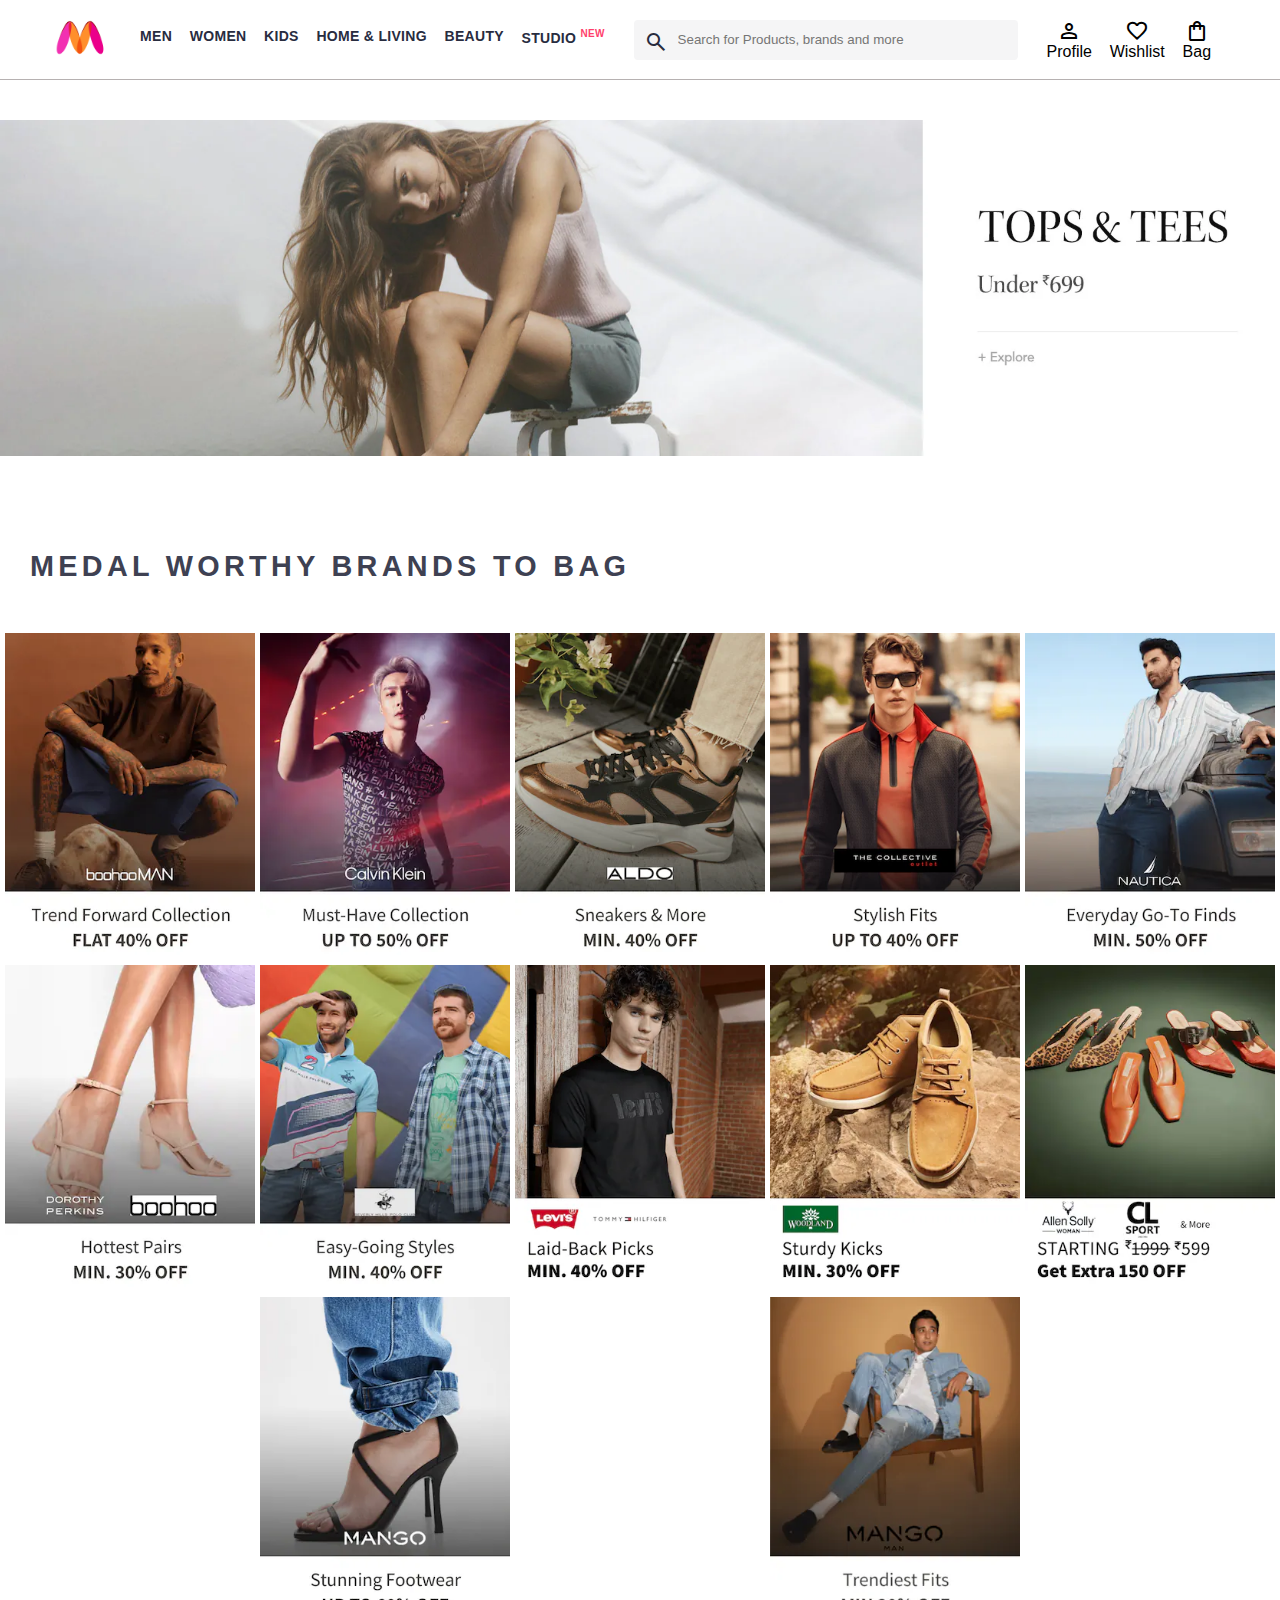
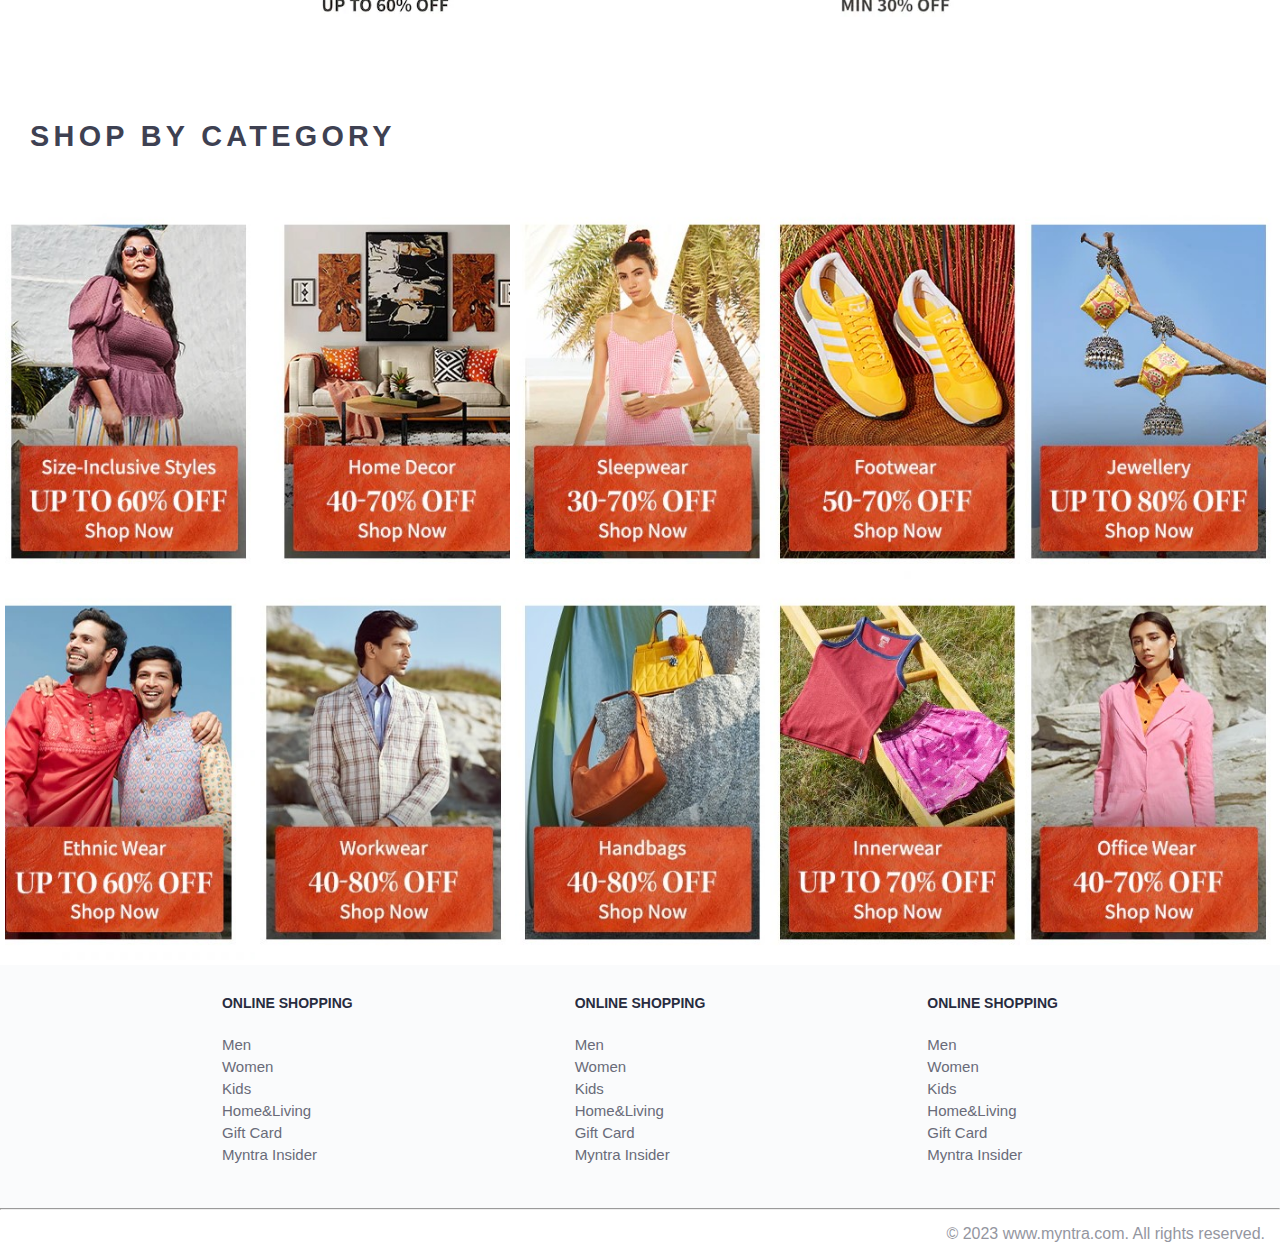
<file: index.html>
<!DOCTYPE html>
<html lang="en">
  <head>
    <title>Myntra Clone</title>
    <link rel="stylesheet" href="index.css" />
    <link
      rel="stylesheet"
      href="https://fonts.googleapis.com/css2?family=Material+Symbols+Outlined:opsz,wght,FILL,GRAD@20..48,100..700,0..1,-50..200"
    />
  </head>
  <body>
    <header>
      <div class="logo_container">
        <a href="#"
          ><img class="myntra_home" src="images/myntra_logo.webp" alt="myntra_home"
        /></a>
      </div>
      <nav class="nav_bar">
        <a href="#">Men</a>
        <a href="#">Women</a>
        <a href="#">Kids</a>
        <a href="#">Home & Living</a>
        <a href="#">Beauty</a>
        <a href="#">Studio <sup>New</sup></a>
      </nav>
      <div class="search_bar">
        <span class="material-symbols-outlined search_icon"> search </span>
        <input
          class="search_input"
          placeholder="Search for Products, brands and more"
        />
      </div>
      <div class="action_bar">
        <div class="action_container">
          <span class="material-symbols-outlined action_icon"> person </span>
          <span class="action_name">Profile</span>
        </div>

        <div class="action_container">
          <span class="material-symbols-outlined action_icon"> favorite </span>
          <span class="action_name">Wishlist</span>
        </div>

        <div class="action_container">
          <span class="material-symbols-outlined action_icon">
            shopping_bag
          </span>
          <span class="action_name">Bag</span>
        </div>
      </div>
    </header>
    <main>
      <div class="banner_container">
        <img class="banner_image" src="images/banner.jpg" alt="Main Banner">
      </div>
      <div class="category_heading">MEDAL WORTHY BRANDS TO BAG</div>
      <div class="category_items">
        <a href="#"><img class="sale_item" src="images/offers/1.png"></a>
        <a href="#"><img class="sale_item" src="images/offers/2.png"></a>
        <a href="#"><img class="sale_item" src="images/offers/3.png"></a>
        <a href="#"><img class="sale_item" src="images/offers/4.png"></a>
        <a href="#"><img class="sale_item" src="images/offers/5.png"></a>
        <a href="#"><img class="sale_item" src="images/offers/6.png"></a>
        <a href="#"><img class="sale_item" src="images/offers/7.png"></a>
        <a href="#"><img class="sale_item" src="images/offers/8.png"></a>
        <a href="#"><img class="sale_item" src="images/offers/9.png"></a>
        <a href="#"><img class="sale_item" src="images/offers/10.png"></a>
        <a href="#"><img class="sale_item" src="images/offers/11.png"></a>
        <a href="#"><img class="sale_item" src="images/offers/12.png"></a>
      </div>
      <div class="category_heading">SHOP BY CATEGORY</div>
      <div class="category_items">
        <a href="#"><img class="sale_item" src="images/categories/1.jpg"></a>
        <a href="#"><img class="sale_item" src="images/categories/2.jpg"></a>
        <a href="#"><img class="sale_item" src="images/categories/3.jpg"></a>
        <a href="#"><img class="sale_item" src="images/categories/4.jpg"></a>
        <a href="#"><img class="sale_item" src="images/categories/5.jpg"></a>
        <a href="#"><img class="sale_item" src="images/categories/6.jpg"></a>
        <a href="#"><img class="sale_item" src="images/categories/7.jpg"></a>
        <a href="#"><img class="sale_item" src="images/categories/8.jpg"></a>
        <a href="#"><img class="sale_item" src="images/categories/9.jpg"></a>
        <a href="#"><img class="sale_item" src="images/categories/10.jpg"></a>
      </div>
    </main>
    <footer>
        <div class="footer_container">
            <div class="footer_column">
                <h3>
                    ONLINE SHOPPING
                </h3> 
             <a href="#">Men</a>
             <a href="#">Women</a>
             <a href="#">Kids</a>
             <a href="#">Home&Living</a>
             <a href="#">Gift Card</a>
             <a href="#">Myntra Insider</a>
            </div>
            
            <div class="footer_column">
                <h3>
                    ONLINE SHOPPING
                </h3> 
             <a href="#">Men</a>
             <a href="#">Women</a>
             <a href="#">Kids</a>
             <a href="#">Home&Living</a>
             <a href="#">Gift Card</a>
             <a href="#">Myntra Insider</a>
            </div>
            
            <div class="footer_column">
                <h3>
                    ONLINE SHOPPING
                </h3> 
             <a href="#">Men</a>
             <a href="#">Women</a>
             <a href="#">Kids</a>
             <a href="#">Home&Living</a>
             <a href="#">Gift Card</a>
             <a href="#">Myntra Insider</a>
            </div>
        </div>
        <hr>
        <div class="copyright">
            © 2023 www.myntra.com. All rights reserved.
        </div>
    </footer>
  </body>
</html>
</file>
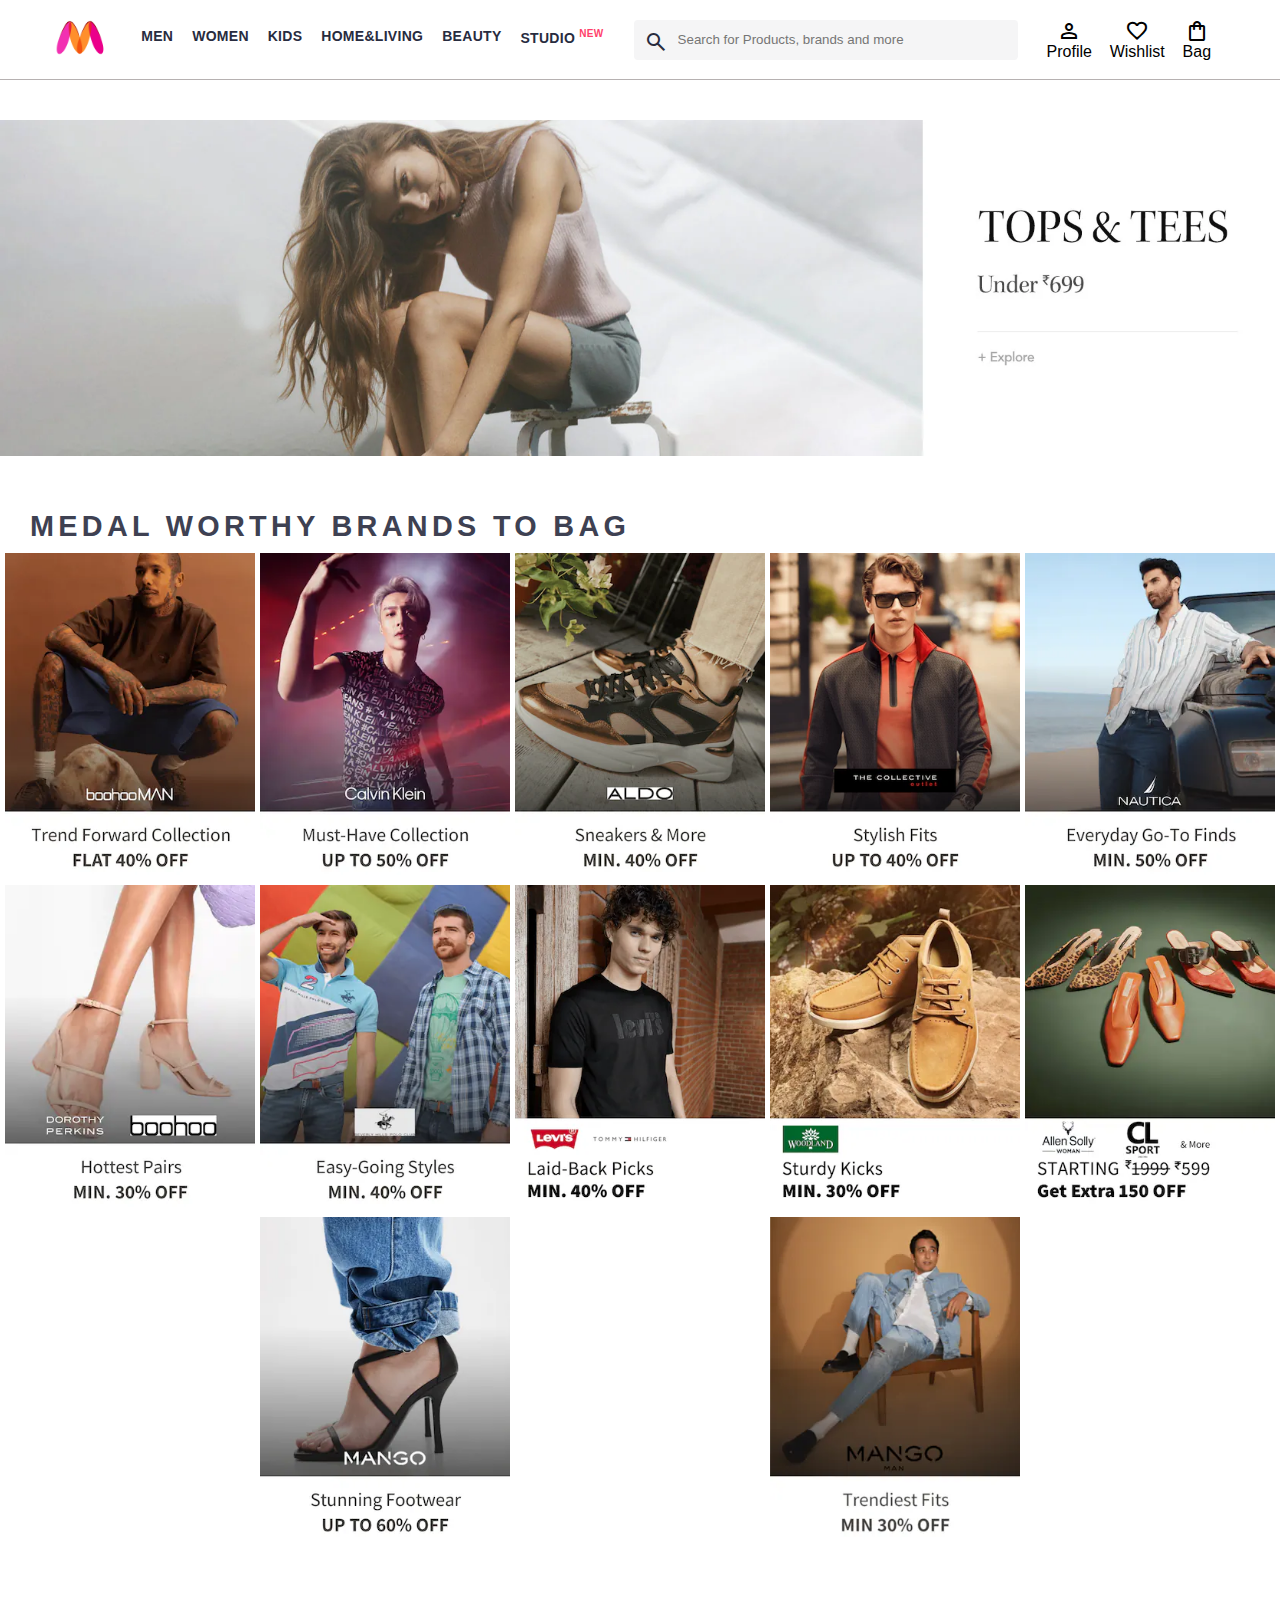
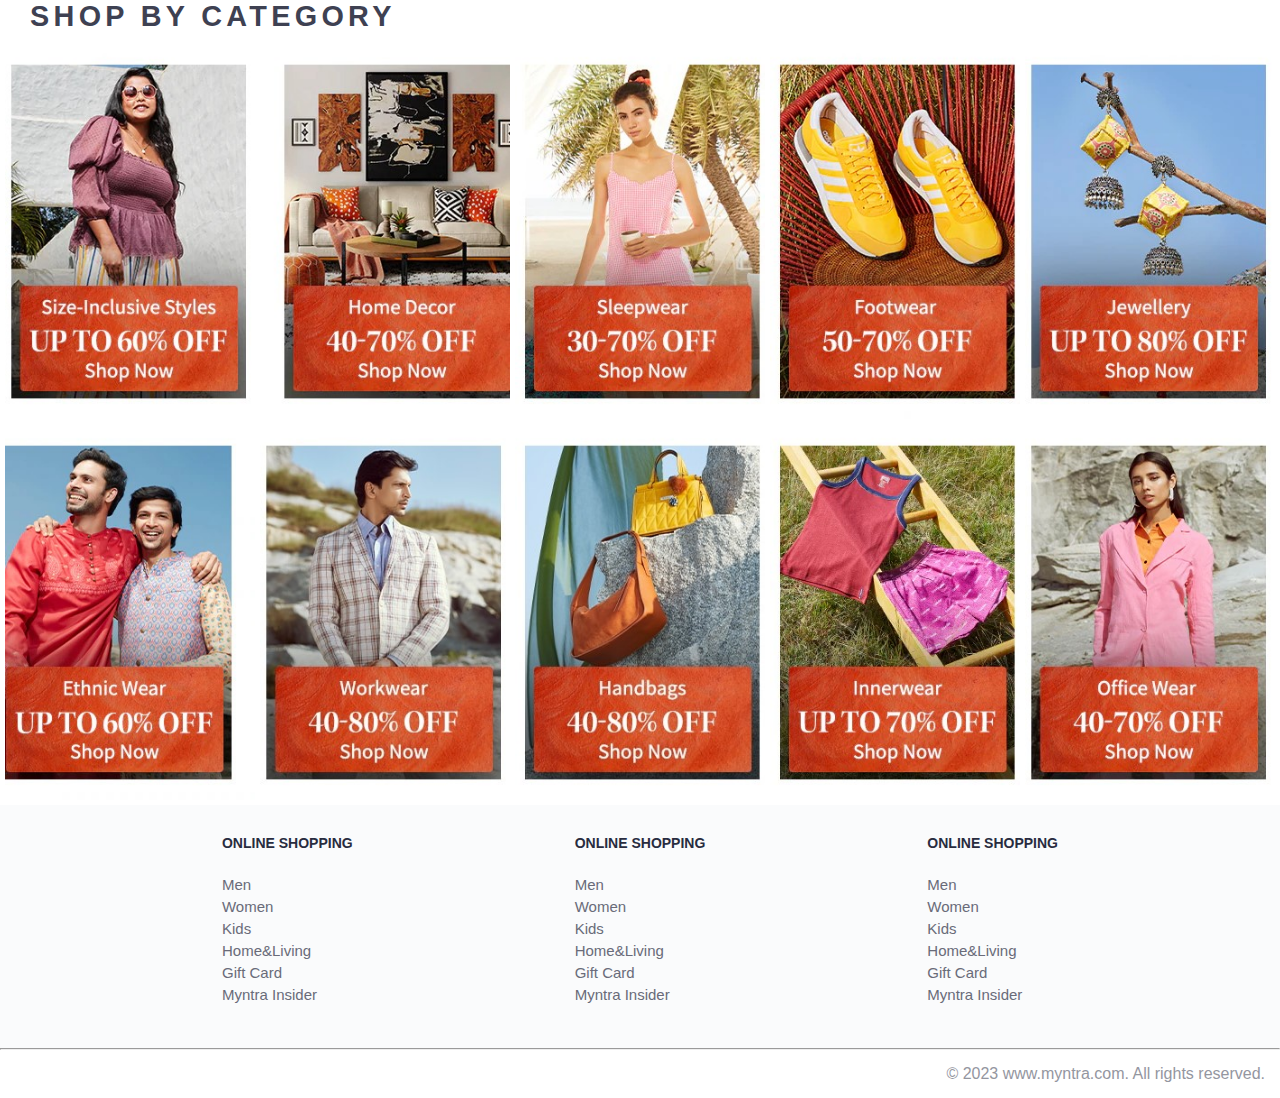
<file: images/index.html>
<!DOCTYPE html>
<html lang="en">
  <head>
    <title>Myntra Clone</title>
    <link rel="stylesheet" href="index.css" />
    <link
      rel="stylesheet"
      href="https://fonts.googleapis.com/css2?family=Material+Symbols+Outlined:opsz,wght,FILL,GRAD@20..48,100..700,0..1,-50..200"
    />
  </head>
  <body>
    <header>
      <div class="logo_container">
        <a href="#"
          ><img class="myntra_home" src="myntra_logo.webp" alt="myntra_home"
        /></a>
      </div>
      <nav class="nav_bar">
        <a href="#">Men</a>
        <a href="#">Women</a>
        <a href="#">Kids</a>
        <a href="#">Home&Living</a>
        <a href="#">Beauty</a>
        <a href="#">Studio <sup>New</sup></a>
      </nav>
      <div class="search_bar">
        <span class="material-symbols-outlined search_icon"> search </span>
        <input
          class="search_input"
          placeholder="Search for Products, brands and more"
        />
      </div>
      <div class="action_bar">
        <div class="action_container">
          <span class="material-symbols-outlined action_icon"> person </span>
          <span class="action_name">Profile</span>
        </div>

        <div class="action_container">
          <span class="material-symbols-outlined action_icon"> favorite </span>
          <span class="action_name">Wishlist</span>
        </div>

        <div class="action_container">
          <span class="material-symbols-outlined action_icon">
            shopping_bag
          </span>
          <span class="action_name">Bag</span>
        </div>
      </div>
    </header>
    <main>
      <div class="banner_container">
        <img class="banner_image" src="banner.jpg" alt="Main Banner">
      </div>
      <div class="category_heading">MEDAL WORTHY BRANDS TO BAG</div>
      <div class="category_items">
        <a href="#"><img class="sale_item" src="offers/1.png"></a>
        <a href="#"><img class="sale_item" src="offers/2.png"></a>
        <a href="#"><img class="sale_item" src="offers/3.png"></a>
        <a href="#"><img class="sale_item" src="offers/4.png"></a>
        <a href="#"><img class="sale_item" src="offers/5.png"></a>
        <a href="#"><img class="sale_item" src="offers/6.png"></a>
        <a href="#"><img class="sale_item" src="offers/7.png"></a>
        <a href="#"><img class="sale_item" src="offers/8.png"></a>
        <a href="#"><img class="sale_item" src="offers/9.png"></a>
        <a href="#"><img class="sale_item" src="offers/10.png"></a>
        <a href="#"><img class="sale_item" src="offers/11.png"></a>
        <a href="#"><img class="sale_item" src="offers/12.png"></a>
      </div>
      <div class="category_heading">SHOP BY CATEGORY</div>
      <div class="category_items">
        <a href="#"><img class="sale_item" src="categories/1.jpg"></a>
        <a href="#"><img class="sale_item" src="categories/2.jpg"></a>
        <a href="#"><img class="sale_item" src="categories/3.jpg"></a>
        <a href="#"><img class="sale_item" src="categories/4.jpg"></a>
        <a href="#"><img class="sale_item" src="categories/5.jpg"></a>
        <a href="#"><img class="sale_item" src="categories/6.jpg"></a>
        <a href="#"><img class="sale_item" src="categories/7.jpg"></a>
        <a href="#"><img class="sale_item" src="categories/8.jpg"></a>
        <a href="#"><img class="sale_item" src="categories/9.jpg"></a>
        <a href="#"><img class="sale_item" src="categories/10.jpg"></a>
      </div>
    </main>
    <footer>
        <div class="footer_container">
            <div class="footer_column">
                <h3>
                    ONLINE SHOPPING
                </h3> 
             <a href="#">Men</a>
             <a href="#">Women</a>
             <a href="#">Kids</a>
             <a href="#">Home&Living</a>
             <a href="#">Gift Card</a>
             <a href="#">Myntra Insider</a>
            </div>
            
            <div class="footer_column">
                <h3>
                    ONLINE SHOPPING
                </h3> 
             <a href="#">Men</a>
             <a href="#">Women</a>
             <a href="#">Kids</a>
             <a href="#">Home&Living</a>
             <a href="#">Gift Card</a>
             <a href="#">Myntra Insider</a>
            </div>
            
            <div class="footer_column">
                <h3>
                    ONLINE SHOPPING
                </h3> 
             <a href="#">Men</a>
             <a href="#">Women</a>
             <a href="#">Kids</a>
             <a href="#">Home&Living</a>
             <a href="#">Gift Card</a>
             <a href="#">Myntra Insider</a>
            </div>
        </div>
        <hr>
        <div class="copyright">
            © 2023 www.myntra.com. All rights reserved.
        </div>
    </footer>
  </body>
</html>
</file>
<file: index.css>
* {
  margin: 0%;
  padding: 0%;
  font-family: Assistant, -apple-system, BlinkMacSystemFont, Segoe UI, Roboto,
    Helvetica, Arial, sans-serif;
  box-sizing: border-box;
}
header {
  display: flex;
  background-color: #ffffff;
  height: 80px;
  justify-content: space-between;
  align-items: center;
  border-bottom: 1px solid #b6b1b1;
}
.myntra_home {
  height: 45px;
}
.logo_container {
  margin-left: 4%;
}
.action_bar {
  margin-right: 4%;
}
.nav_bar {
  display: flex;
  min-width: 500px;
  justify-content: space-evenly;
}
.nav_bar a {
  font-size: 14px;
  letter-spacing: 0.3px;
  color: #282c3f;
  font-weight: 700;
  text-transform: uppercase;
  text-decoration: none;
  padding: 27.1px 0;
  border-bottom: 5px solid #ffffff;
}
.nav_bar a:hover {
  border-bottom: 4px solid #f54e77;
}
.nav_bar a sup {
  color: #ff3f6c;
  font-size: 10px;
}

.search_bar {
  height: 40px;
  min-width: 200px;
  width: 30%;
  display: flex;
  align-items: center;
}

.search_icon {
  box-sizing: content-box;
  height: 20px;
  padding: 10px;
  background-color: #f5f5f6;
  color: #282c3f;
  font-weight: 300;
  border-radius: 4px 0px 0px 4px;
}

.search_input {
  color: #696e79;
  background-color: #f5f5f6;
  flex-grow: 1;
  height: 40px;
  border: none;
  border-radius: 0 4px 4px 0;
}
.action_bar {
  display: flex;
  min-width: 200px;
  justify-content: space-evenly;
}
.action_container {
  display: flex;
  flex-direction: column;
  align-items: center;
}

/*Main Section*/
.banner_container{
margin: 40px 0;
}
.banner_image{
    width: 100%;
}
.category_heading{
    padding: 40px 0;
    text-transform: uppercase;
    color: #3e4152;
    letter-spacing: .15em;
    font-size: 1.8em;
    margin: 50px 0 10px 30px;
    max-height: 5em;
    font-weight: 700;
}
.category_items{
    display: flex;
    flex-wrap: wrap;
    justify-content: space-evenly;
}
.sale_item{
    width: 250px;
}
.footer_container{
    padding: 30px 0 40px 0;
    background: #FAFBFC;
    display: flex;
    justify-content: space-evenly;
}
.footer_column{
    display: flex;
    flex-direction:column;
}
.footer_column h3{
    color: #282c3f;
    font-size: 14px;
    margin-bottom: 25px;
}
.footer_column a {
    color: #696b79;
    display: block;
    font-size: 15px;
    text-decoration: none;
    padding-bottom: 5px;

}
.copyright{
    color: #94969f;
    text-align: end;
    padding: 15px;
}
</file>
<file: images/index.css>
* {
  margin: 0%;
  padding: 0%;
  font-family: Assistant, -apple-system, BlinkMacSystemFont, Segoe UI, Roboto,
    Helvetica, Arial, sans-serif;
  box-sizing: border-box;
}
header {
  display: flex;
  background-color: #ffffff;
  height: 80px;
  justify-content: space-between;
  align-items: center;
  border-bottom: 1px solid #b6b1b1;
}
.myntra_home {
  height: 45px;
}
.logo_container {
  margin-left: 4%;
}
.action_bar {
  margin-right: 4%;
}
.nav_bar {
  display: flex;
  min-width: 500px;
  justify-content: space-evenly;
}
.nav_bar a {
  font-size: 14px;
  letter-spacing: 0.3px;
  color: #282c3f;
  font-weight: 700;
  text-transform: uppercase;
  text-decoration: none;
  padding: 27px 0;
  border-bottom: 5px solid #ffffff;
}
.nav_bar a:hover {
  border-bottom: 4px solid #f54e77;
}
.nav_bar a sup {
  color: #ff3f6c;
  font-size: 10px;
}

.search_bar {
  height: 40px;
  min-width: 200px;
  width: 30%;
  display: flex;
  align-items: center;
}

.search_icon {
  box-sizing: content-box;
  height: 20px;
  padding: 10px;
  background-color: #f5f5f6;
  color: #282c3f;
  font-weight: 300;
  border-radius: 4px 0px 0px 4px;
}

.search_input {
  color: #696e79;
  background-color: #f5f5f6;
  flex-grow: 1;
  height: 40px;
  border: none;
  border-radius: 0 4px 4px 0;
}
.action_bar {
  display: flex;
  min-width: 200px;
  justify-content: space-evenly;
}
.action_container {
  display: flex;
  flex-direction: column;
  align-items: center;
}

/*Main Section*/
.banner_container{
margin: 40px 0;
}
.banner_image{
    width: 100%;
}
.category_heading{
    text-transform: uppercase;
    color: #3e4152;
    letter-spacing: .15em;
    font-size: 1.8em;
    margin: 50px 0 10px 30px;
    max-height: 5em;
    font-weight: 700;
}
.category_items{
    display: flex;
    flex-wrap: wrap;
    justify-content: space-evenly;
}
.sale_item{
    width: 250px;
}
.footer_container{
    padding: 30px 0 40px 0;
    background: #FAFBFC;
    display: flex;
    justify-content: space-evenly;
}
.footer_column{
    display: flex;
    flex-direction:column;
}
.footer_column h3{
    color: #282c3f;
    font-size: 14px;
    margin-bottom: 25px;
}
.footer_column a {
    color: #696b79;
    display: block;
    font-size: 15px;
    text-decoration: none;
    padding-bottom: 5px;

}
.copyright{
    color: #94969f;
    text-align: end;
    padding: 15px;
}
</file>
